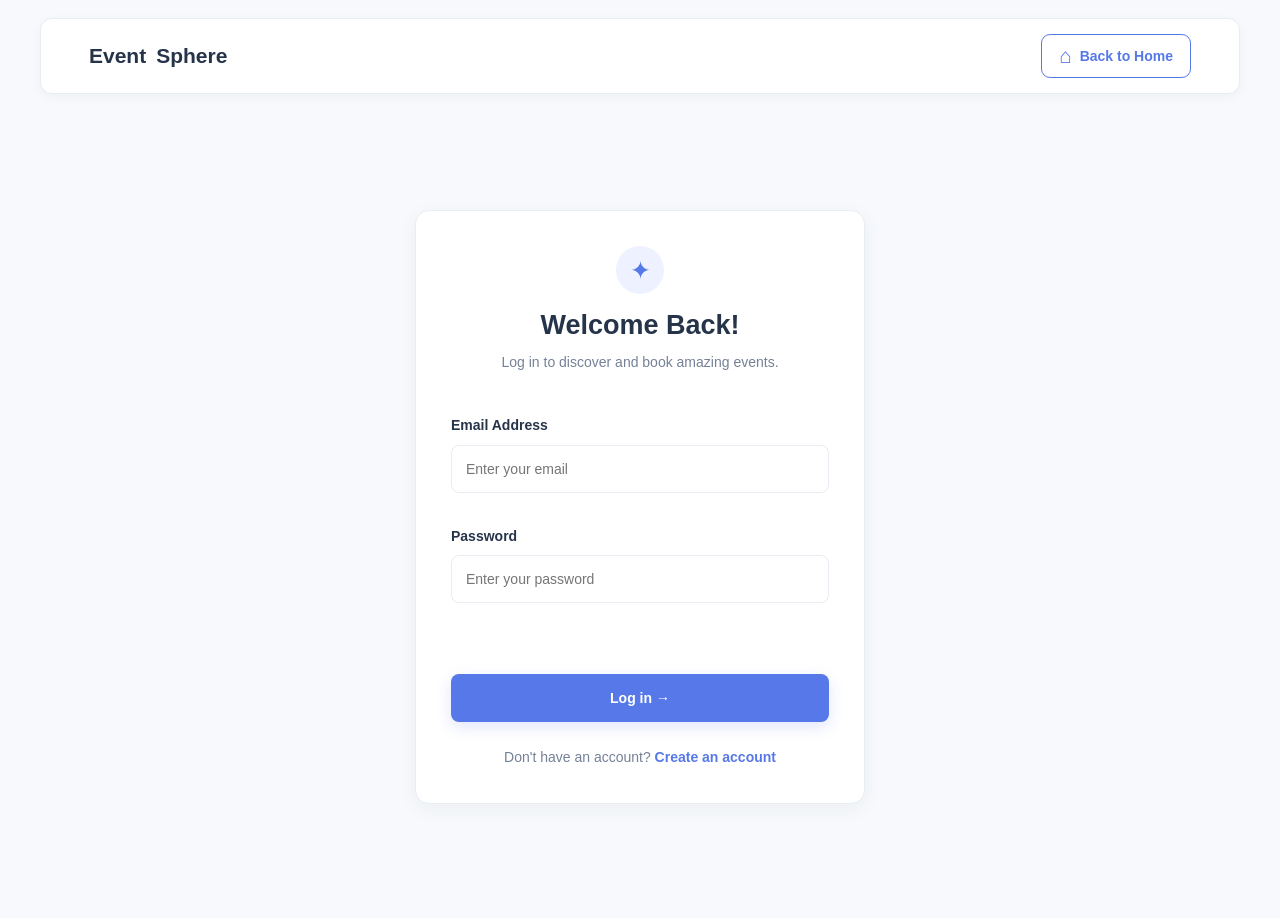
<file: static/login.html>
<!DOCTYPE html>
<html lang="en">

<head>
    <meta charset="UTF-8">
    <meta name="viewport" content="width=device-width, initial-scale=1.0">

    <title>Login | EventSphere</title>

    <link rel="stylesheet" href="/static/css/style.css">
</head>

<body class="auth-page">

    <!-- Navigation Bar -->
    <header class="navbar">
        <div class="container nav-container">

            <a href="/" class="logo">
                Event<span>Sphere</span>
            </a>

            <a href="/" class="back-home-btn">
                <span>⌂</span>
                Back to Home
            </a>

        </div>
    </header>


    <!-- Login Section -->
    <main class="auth-container">

        <section class="auth-card">

            <div class="auth-heading">

                <span class="auth-icon">✦</span>

                <h1>Welcome Back!</h1>

                <p>
                    Log in to discover and book amazing events.
                </p>

            </div>


            <!-- Login Form -->
            <form id="loginForm">

                <div class="form-group">

                    <label for="email">
                        Email Address
                    </label>

                    <input
                        type="email"
                        id="email"
                        name="email"
                        placeholder="Enter your email"
                        required
                        autocomplete="email"
                    >

                </div>


                <div class="form-group">

                    <label for="password">
                        Password
                    </label>

                    <input
                        type="password"
                        id="password"
                        name="password"
                        placeholder="Enter your password"
                        required
                        autocomplete="current-password"
                    >

                </div>


                <p
                    id="formMessage"
                    class="form-message"
                    role="alert"
                ></p>


                <button
                    type="submit"
                    class="btn btn-primary auth-submit"
                >
                    Log in →
                </button>

            </form>


            <!-- Registration Link -->
            <div class="auth-footer">

                <p>
                    Don't have an account?
                    <a href="/register">Create an account</a>
                </p>

            </div>

        </section>

    </main>


    <!-- Authentication JavaScript -->
    <script src="/static/js/auth.js"></script>

</body>

</html>
</file>
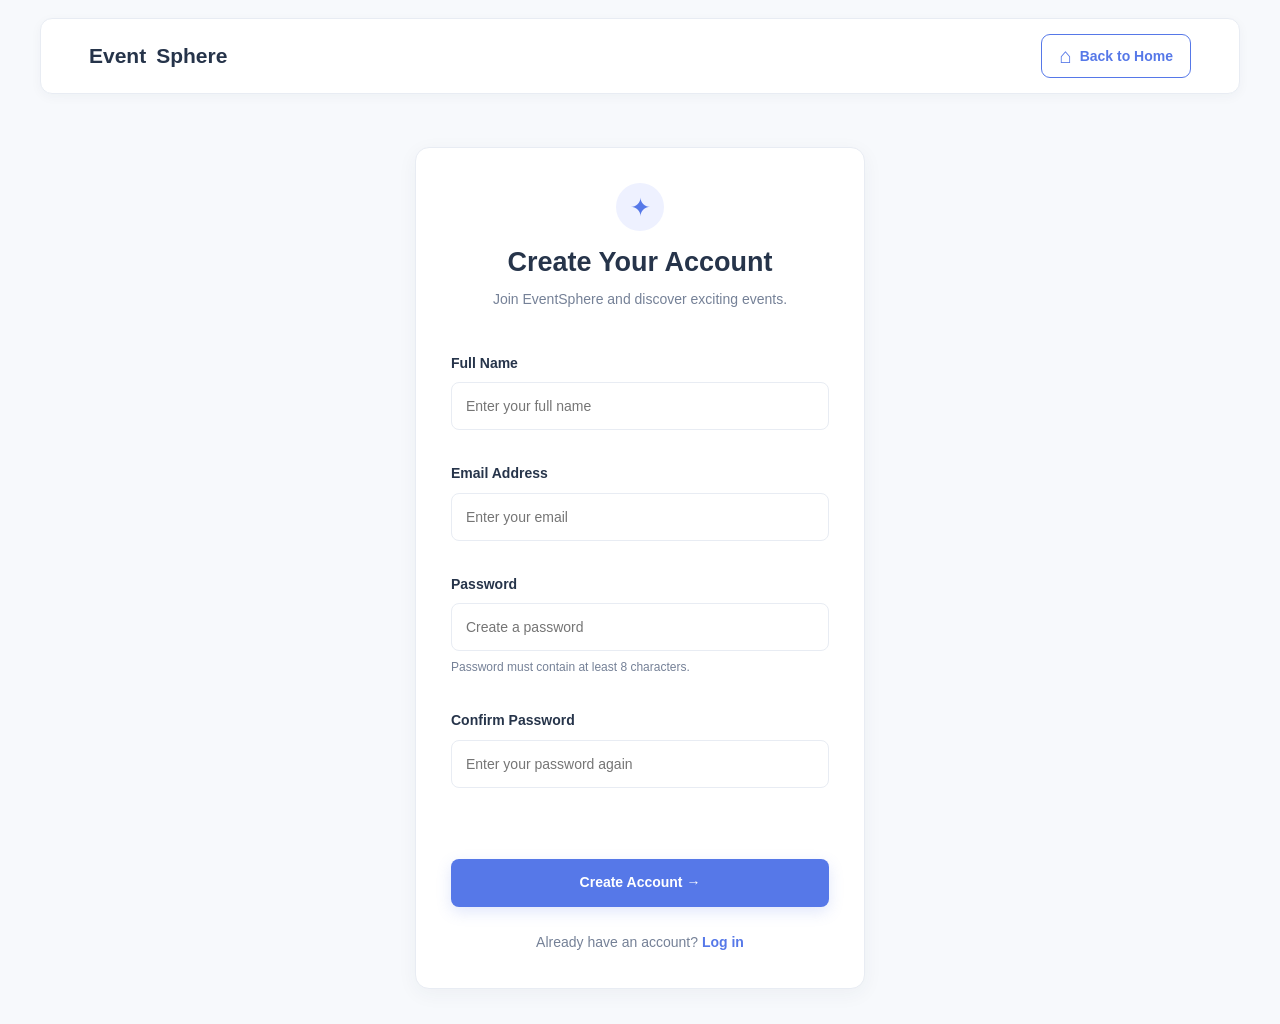
<file: static/register.html>
<!DOCTYPE html>
<html lang="en">

<head>
    <meta charset="UTF-8">
    <meta name="viewport" content="width=device-width, initial-scale=1.0">

    <title>Create Account | EventSphere</title>

    <link rel="stylesheet" href="/static/css/style.css">
</head>

<body class="auth-page">

    <!-- Navigation Bar -->
    <header class="navbar">
        <div class="container nav-container">

            <a href="/" class="logo">
                Event<span>Sphere</span>
            </a>

            <a href="/" class="back-home-btn">
                <span>⌂</span>
                Back to Home
            </a>

        </div>
    </header>


    <!-- Registration Section -->
    <main class="auth-container">

        <section class="auth-card">

            <div class="auth-heading">

                <span class="auth-icon">✦</span>

                <h1>Create Your Account</h1>

                <p>
                    Join EventSphere and discover exciting events.
                </p>

            </div>


            <!-- Registration Form -->
            <form id="registerForm">

                <div class="form-group">

                    <label for="name">
                        Full Name
                    </label>

                    <input
                        type="text"
                        id="name"
                        name="full_name"
                        placeholder="Enter your full name"
                        minlength="2"
                        maxlength="120"
                        required
                        autocomplete="name"
                    >

                </div>


                <div class="form-group">

                    <label for="email">
                        Email Address
                    </label>

                    <input
                        type="email"
                        id="email"
                        name="email"
                        placeholder="Enter your email"
                        required
                        autocomplete="email"
                    >

                </div>


                <div class="form-group">

                    <label for="password">
                        Password
                    </label>

                    <input
                        type="password"
                        id="password"
                        name="password"
                        placeholder="Create a password"
                        minlength="8"
                        maxlength="128"
                        required
                        autocomplete="new-password"
                    >

                    <small>
                        Password must contain at least 8 characters.
                    </small>

                </div>


                <div class="form-group">

                    <label for="confirmPassword">
                        Confirm Password
                    </label>

                    <input
                        type="password"
                        id="confirmPassword"
                        name="confirmPassword"
                        placeholder="Enter your password again"
                        required
                        autocomplete="new-password"
                    >

                </div>


                <p
                    id="formMessage"
                    class="form-message"
                    role="alert"
                ></p>


                <button
                    type="submit"
                    class="btn btn-primary auth-submit"
                >
                    Create Account →
                </button>

            </form>


            <!-- Login Link -->
            <div class="auth-footer">

                <p>
                    Already have an account?
                    <a href="/login">Log in</a>
                </p>

            </div>

        </section>

    </main>


    <!-- Authentication JavaScript -->
    <script src="/static/js/auth.js"></script>

</body>

</html>
</file>
<file: static/css/style.css>
/* ========================================
   EVENTSPHERE - MAIN STYLESHEET
======================================== */

:root {
    --background: #F7F9FC;
    --white: #FFFFFF;
    --primary: #5678E8;
    --primary-dark: #405FC6;
    --lavender: #A78BFA;
    --mint: #36BFA0;
    --text: #26344A;
    --muted: #758197;
    --border: #E8ECF3;
    --shadow: 0 18px 45px rgba(38, 52, 74, .10);
}

* {
    margin: 0;
    padding: 0;
    box-sizing: border-box;
}

html {
    scroll-behavior: smooth;
    scroll-padding-top: 90px;
}

body {
    font-family: Arial, Helvetica, sans-serif;
    background: var(--background);
    color: var(--text);
    line-height: 1.6;
}

a {
    text-decoration: none;
    color: inherit;
}

button,
input {
    font: inherit;
}

button {
    cursor: pointer;
}


/* ========================================
   NAVIGATION
======================================== */

.navbar {
    min-height: 76px;
    padding: 14px 7%;
    background: rgba(255,255,255,.97);

    display: flex;
    align-items: center;
    justify-content: space-between;
    gap: 25px;

    border-bottom: 1px solid var(--border);

    position: sticky;
    top: 0;
    z-index: 20;

    backdrop-filter: blur(12px);
}

.logo {
    display: inline-flex;
    align-items: center;
    gap: 10px;

    font-size: 21px;
    font-weight: 800;
    white-space: nowrap;
}

.logo-icon {
    width: 37px;
    height: 37px;

    display: grid;
    place-items: center;

    background: var(--primary);
    color: white;

    border-radius: 11px;

    box-shadow: 0 6px 15px rgba(86,120,232,.2);
}

.nav-links {
    display: flex;
    align-items: center;
    gap: 32px;
}

.nav-links a,
.login-link {
    color: var(--muted);
    font-size: 14px;
    font-weight: 600;
    transition: color .2s;
}

.nav-links a:hover,
.login-link:hover {
    color: var(--primary);
}

.nav-actions {
    display: flex;
    align-items: center;
    gap: 22px;
}


/* ========================================
   BUTTONS
======================================== */

.btn {
    display: inline-flex;
    align-items: center;
    justify-content: center;
    gap: 8px;

    padding: 12px 22px;

    border-radius: 10px;
    font-size: 14px;
    font-weight: 700;

    border: 0;
    transition: .2s;
    cursor: pointer;
}

.btn-primary {
    background: var(--primary);
    color: white;

    box-shadow: 0 5px 15px rgba(86,120,232,.18);
}

.btn-primary:hover {
    background: var(--primary-dark);
    transform: translateY(-2px);
}

.btn-outline {
    background: white;
    border: 1px solid var(--border);
    color: var(--text);
}

.btn-outline:hover {
    border-color: var(--primary);
    color: var(--primary);
}

.menu-button {
    display: none;
    background: none;
    border: none;
    font-size: 27px;
    color: var(--text);
}


/* ========================================
   HERO SECTION
======================================== */

.hero {
    padding: 76px 8%;
    min-height: 600px;

    display: grid;
    grid-template-columns: 1fr 1.05fr;

    align-items: center;
    gap: 55px;

    background:
        radial-gradient(
            circle at 10% 90%,
            #E4F4F2 0,
            transparent 30%
        ),
        var(--background);
}

.eyebrow,
.section-label {
    color: var(--primary);
    font-size: 11px;
    font-weight: 800;
    letter-spacing: 2px;
}

.eyebrow {
    display: flex;
    align-items: center;
    gap: 9px;
}

.live-dot {
    width: 8px;
    height: 8px;

    border-radius: 50%;
    background: var(--mint);

    box-shadow: 0 0 0 5px rgba(54,191,160,.12);
}

.hero h1 {
    font-size: clamp(46px, 5.7vw, 76px);
    line-height: 1.07;
    letter-spacing: -3px;

    margin: 22px 0;
}

.hero h1 span {
    color: var(--primary);
}

.hero-content > p {
    max-width: 480px;

    color: var(--muted);
    font-size: 16px;

    margin-bottom: 27px;
}

.hero-buttons {
    display: flex;
    flex-wrap: wrap;
    gap: 13px;
}

.hero-stats {
    display: flex;
    flex-wrap: wrap;
    gap: 30px;

    margin-top: 48px;
}

.hero-stats div {
    display: flex;
    flex-direction: column;
}

.hero-stats strong {
    font-size: 13px;
}

.hero-stats span {
    font-size: 11px;
    color: var(--muted);
}


/* ========================================
   HERO IMAGE
======================================== */

.hero-visual {
    min-height: 420px;
    width: 100%;

    border-radius: 28px;

    background-image:
        linear-gradient(
            90deg,
            rgba(21,29,55,.10),
            rgba(21,29,55,.02)
        ),
        url("/static/images/hero.png");

    background-size: cover;
    background-position: center;
    background-repeat: no-repeat;

    box-shadow: var(--shadow);

    position: relative;
    overflow: hidden;
}

.hero-visual::after {
    content: "UNIVERSITY CULTURAL FEST";

    position: absolute;
    left: 22px;
    bottom: 22px;

    padding: 10px 15px;

    color: white;
    background: rgba(25,31,55,.58);

    border: 1px solid rgba(255,255,255,.35);
    border-radius: 9px;

    font-size: 10px;
    font-weight: 800;
    letter-spacing: 1.5px;

    backdrop-filter: blur(8px);
}


/* ========================================
   GENERAL SECTIONS
======================================== */

.section {
    padding: 75px 8%;
}

.section-heading {
    display: flex;
    align-items: end;
    justify-content: space-between;

    gap: 25px;
    margin-bottom: 30px;
}

.section-heading h2,
.venue-content h2 {
    font-size: clamp(26px, 3vw, 35px);
    line-height: 1.2;

    margin-top: 9px;
    letter-spacing: -.7px;
}

.section-heading p {
    max-width: 330px;
    color: var(--muted);
    font-size: 13px;
}


/* ========================================
   EVENT CATEGORIES
======================================== */

.category-grid {
    display: grid;
    grid-template-columns: repeat(5, 1fr);
    gap: 15px;
}

.category-card {
    padding: 22px 18px;

    text-align: left;

    border: 1px solid var(--border);
    background: white;

    border-radius: 17px;
    transition: .2s;

    color: var(--text);
}

.category-card:hover,
.category-card.active {
    transform: translateY(-3px);
    border-color: #B8C6FF;

    box-shadow: 0 12px 30px rgba(38,52,74,.07);
}

.category-card.active {
    background: #F0F3FF;
}

.category-icon {
    display: inline-grid;
    place-items: center;

    width: 39px;
    height: 39px;

    border-radius: 12px;
    background: #EEF1FF;

    color: var(--primary);
    font-size: 23px;
}

.category-card h3 {
    font-size: 15px;
    margin: 13px 0 4px;
}

.category-card p {
    color: var(--muted);
    font-size: 11px;
}


/* ========================================
   FEATURED EVENTS
======================================== */

.featured {
    padding-top: 10px;
}

.event-toolbar {
    display: flex;
    align-items: center;
    justify-content: space-between;
    gap: 14px;

    margin: 0 0 20px;
}

.search-box {
    display: flex;
    align-items: center;
    gap: 10px;

    flex: 1;
    max-width: 430px;

    background: white;
    border: 1px solid var(--border);

    border-radius: 11px;
    padding: 0 14px;

    color: var(--muted);
}

.search-box input {
    width: 100%;
    padding: 12px 0;

    border: 0;
    outline: 0;

    background: transparent;
    color: var(--text);
}

.event-grid {
    display: grid;
    grid-template-columns: repeat(3, minmax(0, 1fr));
    gap: 20px;
}

.event-card {
    background: white;

    border: 1px solid var(--border);
    border-radius: 17px;

    overflow: hidden;
    transition: .2s;

    min-width: 0;
}

.event-card:hover {
    transform: translateY(-5px);
    box-shadow: var(--shadow);
}

.event-photo {
    height: 180px;

    display: flex;
    align-items: end;

    padding: 17px;

    color: white;

    background-size: cover;
    background-position: center;
}

.event-photo span {
    font-size: 10px;
    font-weight: 800;
    letter-spacing: 1.5px;

    padding: 7px 10px;

    border-radius: 7px;
    background: rgba(24,32,57,.55);
}

/* Event image backgrounds */

.event-photo-concert {
    background-image:
        linear-gradient(
            0deg,
            rgba(25,25,50,.35),
            transparent
        ),
        url("/static/images/concert.jpg");
}

.event-photo-workshop {
    background-image:
        linear-gradient(
            0deg,
            rgba(25,25,50,.35),
            transparent
        ),
        url("/static/images/workshop.PNG");
}

.event-photo-seminar,
.event-photo-conference {
    background-image:
        linear-gradient(
            0deg,
            rgba(25,25,50,.35),
            transparent
        ),
        url("/static/images/seminar.jpg");
}

.event-photo-event {
    background-image:
        linear-gradient(
            0deg,
            rgba(25,25,50,.35),
            transparent
        ),
        url("/static/images/hero.png");
}

.event-info {
    padding: 19px;
}

.event-category {
    color: var(--primary);

    font-size: 10px;
    font-weight: 800;
    letter-spacing: 1px;

    text-transform: uppercase;
}

.event-info h3 {
    margin: 7px 0;
    font-size: 17px;
}

.event-info > p {
    color: var(--muted);
    font-size: 12px;
    min-height: 40px;
}

.event-meta {
    display: flex;
    flex-direction: column;
    gap: 5px;

    margin-top: 15px;

    color: var(--muted);
    font-size: 11px;
}

.event-link {
    display: flex;
    justify-content: space-between;

    color: var(--primary);
    font-size: 12px;
    font-weight: 800;

    margin-top: 17px;
}

.status-message {
    color: var(--muted);
    font-size: 13px;
    margin: 0 0 16px;
}


/* ========================================
   VENUE SECTION
======================================== */

.venue-section {
    margin: 10px 8% 75px;
    padding: 42px;

    border-radius: 25px;

    background:
        linear-gradient(
            110deg,
            #E7EBFF,
            #F0EBFF,
            #E5F5EF
        );

    display: grid;
    grid-template-columns: 1fr .8fr;

    align-items: center;
    gap: 35px;
}

.venue-content {
    max-width: 520px;
}

.venue-content h2 {
    margin: 12px 0;
}

.venue-content p {
    color: var(--muted);
    font-size: 14px;
    margin-bottom: 22px;
}

.venue-photo {
    min-height: 230px;

    border-radius: 18px;

    background:
        linear-gradient(
            0deg,
            rgba(20,30,55,.08),
            rgba(20,30,55,.08)
        ),
        url("/static/images/venue.jpg") center/cover no-repeat;

    box-shadow: 0 12px 30px rgba(38,52,74,.10);
}


/* ========================================
   FOOTER
======================================== */

.footer {
    padding: 28px 8%;

    background: white;
    border-top: 1px solid var(--border);

    display: flex;
    align-items: center;
    justify-content: space-between;
    gap: 20px;
}

.footer p,
.footer small {
    color: var(--muted);
    font-size: 12px;
}


/* ========================================
   LOGIN AND REGISTER PAGES
======================================== */

.auth-body {
    min-height: 100vh;

    background:
        linear-gradient(
            135deg,
            #F7F9FC,
            #EEF1FF
        );
}

.auth-back {
    display: inline-block;
    margin: 25px 7%;

    color: var(--muted);
    font-size: 13px;
    font-weight: 600;
}

.auth-back:hover {
    color: var(--primary);
}

.auth-container {
    min-height: calc(100vh - 75px);

    display: grid;
    place-items: center;

    padding: 20px;
}

.auth-card {
    width: min(100%, 450px);

    background: white;
    border: 1px solid var(--border);

    border-radius: 22px;
    padding: 38px;

    box-shadow: var(--shadow);
}

.auth-logo {
    margin-bottom: 30px;
}

.auth-card h1 {
    font-size: 30px;
    line-height: 1.2;
    margin: 10px 0;
}

.auth-description {
    color: var(--muted);
    font-size: 13px;
    margin-bottom: 25px;
}

.auth-card form {
    display: flex;
    flex-direction: column;
}

.auth-card label {
    font-size: 12px;
    font-weight: 700;

    margin: 13px 0 7px;
}

.auth-card input {
    width: 100%;
    padding: 13px 14px;

    border: 1px solid var(--border);
    border-radius: 9px;

    outline: none;
    background: #FBFCFE;
}

.auth-card input:focus {
    border-color: var(--primary);

    box-shadow:
        0 0 0 3px rgba(86,120,232,.10);
}

.auth-submit {
    width: 100%;
    margin-top: 22px;
}

.auth-submit:disabled {
    opacity: .65;
    cursor: wait;
}

.auth-switch {
    text-align: center;

    color: var(--muted);
    font-size: 12px;

    margin-top: 23px;
}

.auth-switch a {
    color: var(--primary);
    font-weight: 700;
}

.form-message {
    min-height: 18px;
    margin-top: 12px;
    font-size: 12px;
}

.form-message.error {
    color: #C0394B;
}

.form-message.success {
    color: #21866F;
}


/* ========================================
   TABLET RESPONSIVE DESIGN
======================================== */

@media (max-width: 1000px) {

    .hero {
        padding: 65px 6%;
        gap: 30px;
    }

    .section {
        padding-left: 6%;
        padding-right: 6%;
    }

    .category-grid {
        grid-template-columns: repeat(3, 1fr);
    }

    .venue-section {
        margin-left: 6%;
        margin-right: 6%;
    }

}


/* ========================================
   MOBILE RESPONSIVE DESIGN
======================================== */

@media (max-width: 760px) {

    .navbar {
        padding: 13px 5%;
        flex-wrap: wrap;
    }

    .menu-button {
        display: block;
        order: 3;
    }

    .nav-links {
        display: none;

        order: 4;
        width: 100%;

        flex-direction: column;
        align-items: stretch;

        gap: 0;
        padding: 8px 0;
    }

    .nav-links.show {
        display: flex;
    }

    .nav-links a {
        padding: 11px 3px;
    }

    .nav-actions {
        margin-left: auto;
        gap: 13px;
    }

    .nav-actions .btn {
        padding: 9px 13px;
    }

    .hero {
        grid-template-columns: 1fr;
        padding: 55px 6%;
        gap: 35px;
    }

    .hero-visual {
        min-height: 340px;
    }

    .hero-stats {
        margin-top: 35px;
        gap: 20px;
    }

    .section-heading {
        align-items: start;
        flex-direction: column;
        gap: 10px;
    }

    .event-grid {
        grid-template-columns: repeat(2, minmax(0,1fr));
    }

    .venue-section {
        grid-template-columns: 1fr;
        padding: 30px;
    }

    .venue-photo {
        min-height: 210px;
    }

    .footer {
        flex-wrap: wrap;
    }

}


/* ========================================
   SMALL MOBILE SCREENS
======================================== */

@media (max-width: 480px) {

    .logo {
        font-size: 18px;
    }

    .nav-actions {
        gap: 10px;
    }

    .login-link {
        font-size: 12px;
    }

    .nav-actions .btn {
        font-size: 12px;
        padding: 8px 10px;
    }

    .hero {
        padding-top: 42px;
    }

    .hero h1 {
        font-size: 48px;
        letter-spacing: -2px;
    }

    .hero-visual {
        min-height: 260px;
        border-radius: 19px;
    }

    .hero-stats {
        display: grid;
        grid-template-columns: repeat(3,1fr);
        gap: 10px;
    }

    .hero-stats strong {
        font-size: 11px;
    }

    .hero-stats span {
        font-size: 10px;
    }

    .section {
        padding: 55px 5%;
    }

    .category-grid {
        grid-template-columns: repeat(2, minmax(0,1fr));
        gap: 10px;
    }

    .category-card {
        padding: 16px 13px;
    }

    .event-toolbar {
        align-items: stretch;
        flex-direction: column;
    }

    .search-box {
        max-width: none;
    }

    .event-grid {
        grid-template-columns: 1fr;
    }

    .event-photo {
        height: 190px;
    }

    .venue-section {
        margin: 5px 5% 50px;
        padding: 24px;
    }

    .footer {
        padding: 25px 5%;
        flex-direction: column;
        align-items: flex-start;
    }

    .auth-card {
        padding: 27px 22px;
    }

}


/* =========================================
   EVENTSPHERE AUTHENTICATION PAGES
========================================= */

/* Page background */
.auth-page {
    min-height: 100vh;
    background: #F7F9FC;
}

/* Navigation */
.auth-page .navbar {
    background: #ffffff;
    border-bottom: 1px solid #E8ECF3;
}

.auth-page .nav-container {
    display: flex;
    align-items: center;
    justify-content: space-between;
    width: 100%;
    min-height: 75px;
}

/* Back to Home button */
.back-home-btn {
    display: inline-flex;
    align-items: center;
    justify-content: center;
    gap: 9px;

    padding: 11px 20px;

    border: 1.5px solid #5678E8;
    border-radius: 10px;

    color: #5678E8;
    background: #ffffff;

    font-size: 14px;
    font-weight: 600;

    text-decoration: none;

    transition: all 0.3s ease;
}

.back-home-btn:hover {
    background: #5678E8;
    color: #ffffff;
}

.back-home-btn span {
    font-size: 21px;
    line-height: 1;
}

/* Main authentication area */
.auth-container {
    min-height: calc(100vh - 75px);

    display: flex;
    justify-content: center;
    align-items: center;

    padding: 45px 20px;
    box-sizing: border-box;
}

/* Form card */
.auth-card {
    width: 100%;
    max-width: 450px;

    margin: 0 auto;
    padding: 38px;

    background: #ffffff;

    border: 1px solid #E8ECF3;
    border-radius: 18px;

    box-shadow: 0 10px 35px rgba(38, 52, 74, 0.07);

    box-sizing: border-box;
}

/* Heading */
.auth-heading {
    text-align: center;
    margin-bottom: 30px;
}

.auth-icon {
    display: inline-flex;
    justify-content: center;
    align-items: center;

    width: 48px;
    height: 48px;

    margin-bottom: 15px;

    border-radius: 50%;

    color: #5678E8;
    background: #EEF1FF;

    font-size: 25px;
}

.auth-heading h1 {
    margin: 0 0 10px;

    color: #26344A;

    font-size: 27px;
    font-weight: 700;

    text-align: center;
}

.auth-heading p {
    margin: 0;

    color: #758197;

    font-size: 14px;
    line-height: 1.6;

    text-align: center;
}

/* Form */
.auth-card form {
    width: 100%;
}

/* Input groups */
.auth-card .form-group {
    width: 100%;
    margin-bottom: 20px;

    text-align: left;
}

.auth-card .form-group label {
    display: block;

    margin-bottom: 8px;

    color: #26344A;

    font-size: 14px;
    font-weight: 600;

    text-align: left;
}

/* Input fields */
.auth-card .form-group input {
    display: block;

    width: 100%;
    height: 48px;

    padding: 12px 15px;

    border: 1px solid #E0E5EF;
    border-radius: 9px;

    background: #ffffff;

    color: #26344A;

    font-size: 14px;

    outline: none;

    box-sizing: border-box;

    transition: border-color 0.3s ease;
}

.auth-card .form-group input:focus {
    border-color: #5678E8;
    box-shadow: 0 0 0 3px rgba(86, 120, 232, 0.10);
}

.auth-card .form-group small {
    display: block;

    margin-top: 7px;

    color: #758197;

    font-size: 12px;
}

/* Messages */
.form-message {
    font-size: 13px;
    line-height: 1.5;
    text-align: center;
}

.form-message.error {
    color: #D93045;
}

.form-message.success {
    color: #21875A;
}

/* Submit button */
.auth-card .auth-submit {
    width: 100%;
    min-height: 48px;

    display: flex;
    align-items: center;
    justify-content: center;

    text-align: center;

    border-radius: 9px;

    cursor: pointer;
}

.auth-card .auth-submit:disabled {
    opacity: 0.6;
    cursor: not-allowed;
}

/* Footer */
.auth-footer {
    margin-top: 25px;

    text-align: center;
}

.auth-footer p {
    margin: 0;

    color: #758197;

    font-size: 14px;

    text-align: center;
}

.auth-footer a {
    color: #5678E8;

    font-weight: 600;

    text-decoration: none;
}

.auth-footer a:hover {
    text-decoration: underline;
}

/* Mobile responsiveness */
@media (max-width: 480px) {

    .auth-page .nav-container {
        min-height: 65px;
    }

    .back-home-btn {
        padding: 9px 12px;
        font-size: 12px;
    }

    .auth-card {
        padding: 25px 20px;
    }

    .auth-heading h1 {
        font-size: 23px;
    }

    .auth-container {
        padding: 25px 15px;
    }

}


/* =========================================
   EVENTSPHERE - FINAL LAYOUT CORRECTIONS
   Original colour palette only
========================================= */

/* GLOBAL ALIGNMENT */
* {
    box-sizing: border-box;
}

body {
    margin: 0;
    padding: 0;
    color: #26344A;
    background: #F7F9FC;
}

.container {
    width: 100%;
    max-width: 1200px;
    margin-left: auto;
    margin-right: auto;
    padding-left: 24px;
    padding-right: 24px;
}

/* =========================================
   HOMEPAGE HEADER
========================================= */

body:not(.auth-page) .navbar {
    width: 100%;
    background: #FFFFFF;
    border-bottom: 1px solid #E8ECF3;
    box-shadow: none;
}

body:not(.auth-page) .nav-container {
    min-height: 72px;
    display: flex;
    align-items: center;
    justify-content: space-between;
    gap: 20px;
}

body:not(.auth-page) .navbar .logo {
    color: #26344A;
}

body:not(.auth-page) .navbar .nav-link {
    color: #26344A;
    text-decoration: none;
}

body:not(.auth-page) .navbar .nav-link:hover {
    color: #5678E8;
}

/* =========================================
   HOMEPAGE FOOTER
========================================= */

body:not(.auth-page) footer {
    width: 100%;
    max-width: 100%;
    margin: 45px 0 0;
    padding: 35px 0 20px;

    background: #26344A;
    color: #FFFFFF;

    box-sizing: border-box;
    overflow: hidden;
}

body:not(.auth-page) footer .container {
    width: 100%;
    max-width: 1200px;
    margin: 0 auto;
    padding-left: 24px;
    padding-right: 24px;
}

body:not(.auth-page) footer h2,
body:not(.auth-page) footer h3,
body:not(.auth-page) footer h4,
body:not(.auth-page) footer p {
    color: #FFFFFF;
    text-align: left;
    line-height: 1.6;
}

body:not(.auth-page) footer a {
    color: #A78BFA;
    text-decoration: none;
}

body:not(.auth-page) footer a:hover {
    color: #FFFFFF;
}

body:not(.auth-page) footer ul {
    padding-left: 0;
    list-style: none;
}

body:not(.auth-page) footer li {
    margin-bottom: 10px;
}

body:not(.auth-page) footer .footer-bottom {
    width: 100%;
    margin-top: 25px;
    padding-top: 18px;
    border-top: 1px solid rgba(255,255,255,0.2);
    text-align: center;
}

/* =========================================
   LOGIN AND REGISTER HEADER
========================================= */

.auth-page .navbar {
    width: calc(100% - 48px);
    max-width: 1200px;
    margin: 18px auto;

    padding: 0 24px;

    background: #FFFFFF;
    border: 1px solid #E8ECF3;
    border-radius: 12px;

    box-shadow: 0 3px 12px rgba(38,52,74,0.04);
}

.auth-page .nav-container {
    width: 100%;
    max-width: none;
    min-height: 68px;

    display: flex;
    align-items: center;
    justify-content: space-between;
    gap: 15px;
}

.auth-page .logo {
    color: #26344A;
}

/* Back to Home */
.back-home-btn {
    display: inline-flex;
    align-items: center;
    justify-content: center;
    gap: 8px;

    padding: 10px 17px;

    color: #5678E8;
    background: #FFFFFF;

    border: 1px solid #5678E8;
    border-radius: 9px;

    font-weight: 600;
    text-decoration: none;

    white-space: nowrap;
}

.back-home-btn:hover {
    background: #5678E8;
    color: #FFFFFF;
}

/* =========================================
   LOGIN AND REGISTER CARD ALIGNMENT
========================================= */

.auth-page {
    background: #F7F9FC;
}

.auth-container {
    width: 100%;
    min-height: calc(100vh - 110px);

    display: flex;
    justify-content: center;
    align-items: center;

    padding: 35px 20px;
}

.auth-card {
    width: 100%;
    max-width: 450px;

    margin: 0 auto;
    padding: 35px;

    background: #FFFFFF;
    border: 1px solid #E8ECF3;
    border-radius: 14px;

    box-shadow: 0 5px 20px rgba(38,52,74,0.05);
}

/* Heading alignment */
.auth-heading {
    width: 100%;
    text-align: center;
    margin-bottom: 28px;
}

.auth-heading h1 {
    color: #26344A;
    text-align: center;
    margin: 0 0 10px;
}

.auth-heading p {
    color: #758197;
    text-align: center;
    line-height: 1.6;
}

/* Form alignment */
.auth-card form {
    width: 100%;
    text-align: left;
}

.auth-card .form-group {
    width: 100%;
    margin-bottom: 19px;
    text-align: left;
}

.auth-card .form-group label {
    display: block;
    margin-bottom: 8px;
    text-align: left;
    color: #26344A;
}

.auth-card .form-group input {
    width: 100%;
    height: 48px;
    padding: 12px 14px;

    border: 1px solid #E8ECF3;
    border-radius: 8px;

    color: #26344A;
    background: #FFFFFF;
    font-size: 14px;
}

.auth-card .form-group input:focus {
    outline: none;
    border-color: #5678E8;
}

/* Submit button */
.auth-card .auth-submit {
    width: 100%;
    min-height: 48px;

    display: flex;
    align-items: center;
    justify-content: center;

    background: #5678E8;
    color: #FFFFFF;

    border: none;
    border-radius: 8px;

    text-align: center;
}

.auth-card .auth-submit:hover {
    background: #405FC6;
}

/* Form message */
.auth-card .form-message {
    text-align: center;
    line-height: 1.5;
}

/* Bottom text */
.auth-footer {
    width: 100%;
    margin-top: 24px;
    text-align: center;
}

.auth-footer p {
    text-align: center;
    line-height: 1.6;
    color: #758197;
}

.auth-footer a {
    color: #5678E8;
    font-weight: 600;
}

/* =========================================
   MOBILE RESPONSIVENESS
========================================= */

@media (max-width: 600px) {

    .container {
        padding-left: 16px;
        padding-right: 16px;
    }

    .auth-page .navbar {
        width: calc(100% - 24px);
        margin: 12px auto;
        padding: 0 12px;
    }

    .auth-page .nav-container {
        min-height: 60px;
    }

    .auth-card {
        padding: 24px 19px;
    }

    .auth-container {
        padding: 20px 14px;
    }

    body:not(.auth-page) footer {
        padding: 28px 0 18px;
    }

    body:not(.auth-page) footer .container {
        padding-left: 18px;
        padding-right: 18px;
    }

}

/* =====================================
   EVENTSPHERE FOOTER ALIGNMENT FIX
===================================== */

body:not(.auth-page) footer {
    width: 100%;
    margin: 40px 0 0;
    padding: 35px 0 25px;
    background: #26344A;
    color: #FFFFFF;
    box-sizing: border-box;
}

body:not(.auth-page) footer .container {
    width: 100%;
    max-width: 1200px;
    margin: 0 auto;
    padding: 0 24px;
    box-sizing: border-box;
}

body:not(.auth-page) footer .logo {
    display: inline-flex;
    align-items: center;
    gap: 10px;
    color: #A78BFA;
    font-size: 22px;
    font-weight: 700;
    text-decoration: none;
}

body:not(.auth-page) footer p {
    color: #FFFFFF;
    font-size: 14px;
    line-height: 1.7;
    text-align: left;
    margin: 12px 0;
}

body:not(.auth-page) footer a {
    color: #A78BFA;
    text-decoration: none;
}

body:not(.auth-page) footer a:hover {
    color: #FFFFFF;
}

body:not(.auth-page) footer .footer-bottom {
    margin-top: 25px;
    padding-top: 15px;
    border-top: 1px solid rgba(255,255,255,0.15);
    text-align: center;
}

body:not(.auth-page) footer .footer-bottom p {
    text-align: center;
    color: #758197;
    font-size: 13px;
}

@media (max-width: 600px) {
    body:not(.auth-page) footer {
        padding: 28px 0 20px;
    }

    body:not(.auth-page) footer .container {
        padding: 0 20px;
    }
}
</file>
